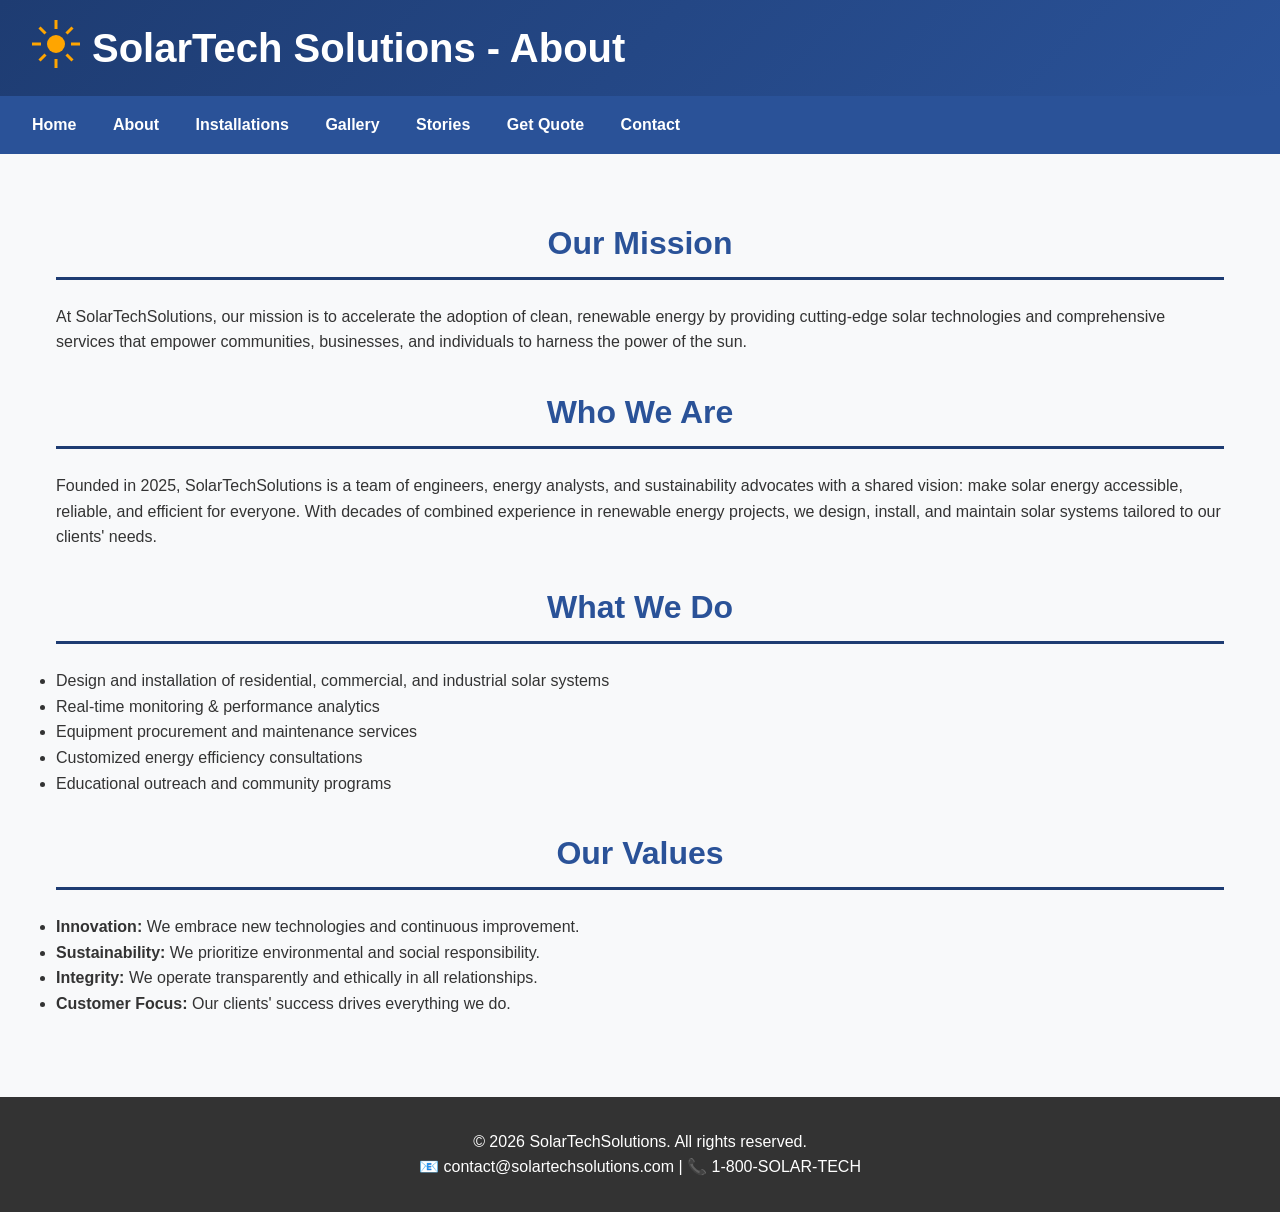
<file: about.html>
<!DOCTYPE html>
<html lang="en">
<head>
    <meta charset="UTF-8">
    <meta name="viewport" content="width=device-width, initial-scale=1.0">
    <title>About Us - SolarTechSolutions</title>
    <link rel="stylesheet" href="styles.css">
</head>
<body>
    <header>
        <div style="display:flex;align-items:center;gap:12px;">
            <div class="logo">
                <svg class="logo-svg" viewBox="0 0 64 64" xmlns="http://www.w3.org/2000/svg">
                    <circle cx="32" cy="32" r="12" fill="#FFA500"/>
                    <g stroke="#FFA500" stroke-width="4">
                        <line x1="32" y1="0" x2="32" y2="12"/>
                        <line x1="32" y1="52" x2="32" y2="64"/>
                        <line x1="0" y1="32" x2="12" y2="32"/>
                        <line x1="52" y1="32" x2="64" y2="32"/>
                        <line x1="10" y1="10" x2="18" y2="18"/>
                        <line x1="46" y1="46" x2="54" y2="54"/>
                        <line x1="10" y1="54" x2="18" y2="46"/>
                        <line x1="46" y1="18" x2="54" y2="10"/>
                    </g>
                </svg>
            </div>
            <h1 style="margin:0;">SolarTech Solutions - About</h1>
        </div>
    </header>
    <nav class="top-nav">
        <a href="index.html">Home</a>
        <a href="about.html">About</a>
        <a href="installations.html">Installations</a>
        <a href="gallery.html">Gallery</a>
        <a href="stories.html">Stories</a>
        <a href="quote.html">Get Quote</a>
        <a href="contact.html">Contact</a>
    </nav>
    <main>
        <section>
            <h2 class="section-title">Our Mission</h2>
            <p>
                At SolarTechSolutions, our mission is to accelerate the adoption of clean, renewable energy by providing
                cutting-edge solar technologies and comprehensive services that empower communities, businesses, and
                individuals to harness the power of the sun.
            </p>
        </section>
        <section>
            <h2 class="section-title">Who We Are</h2>
            <p>
                Founded in 2025, SolarTechSolutions is a team of engineers, energy analysts, and sustainability advocates
                with a shared vision: make solar energy accessible, reliable, and efficient for everyone. With decades of
                combined experience in renewable energy projects, we design, install, and maintain solar systems tailored
                to our clients' needs.
            </p>
        </section>
        <section>
            <h2 class="section-title">What We Do</h2>
            <ul>
                <li>Design and installation of residential, commercial, and industrial solar systems</li>
                <li>Real-time monitoring & performance analytics</li>
                <li>Equipment procurement and maintenance services</li>
                <li>Customized energy efficiency consultations</li>
                <li>Educational outreach and community programs</li>
            </ul>
        </section>
        <section>
            <h2 class="section-title">Our Values</h2>
            <ul>
                <li><strong>Innovation:</strong> We embrace new technologies and continuous improvement.</li>
                <li><strong>Sustainability:</strong> We prioritize environmental and social responsibility.</li>
                <li><strong>Integrity:</strong> We operate transparently and ethically in all relationships.</li>
                <li><strong>Customer Focus:</strong> Our clients' success drives everything we do.</li>
            </ul>
        </section>
    </main>
    <footer>
        <p>&copy; 2026 SolarTechSolutions. All rights reserved.</p>
        <p>📧 contact@solartechsolutions.com | 📞 1-800-SOLAR-TECH</p>
    </footer>
</body>
</html>
</file>
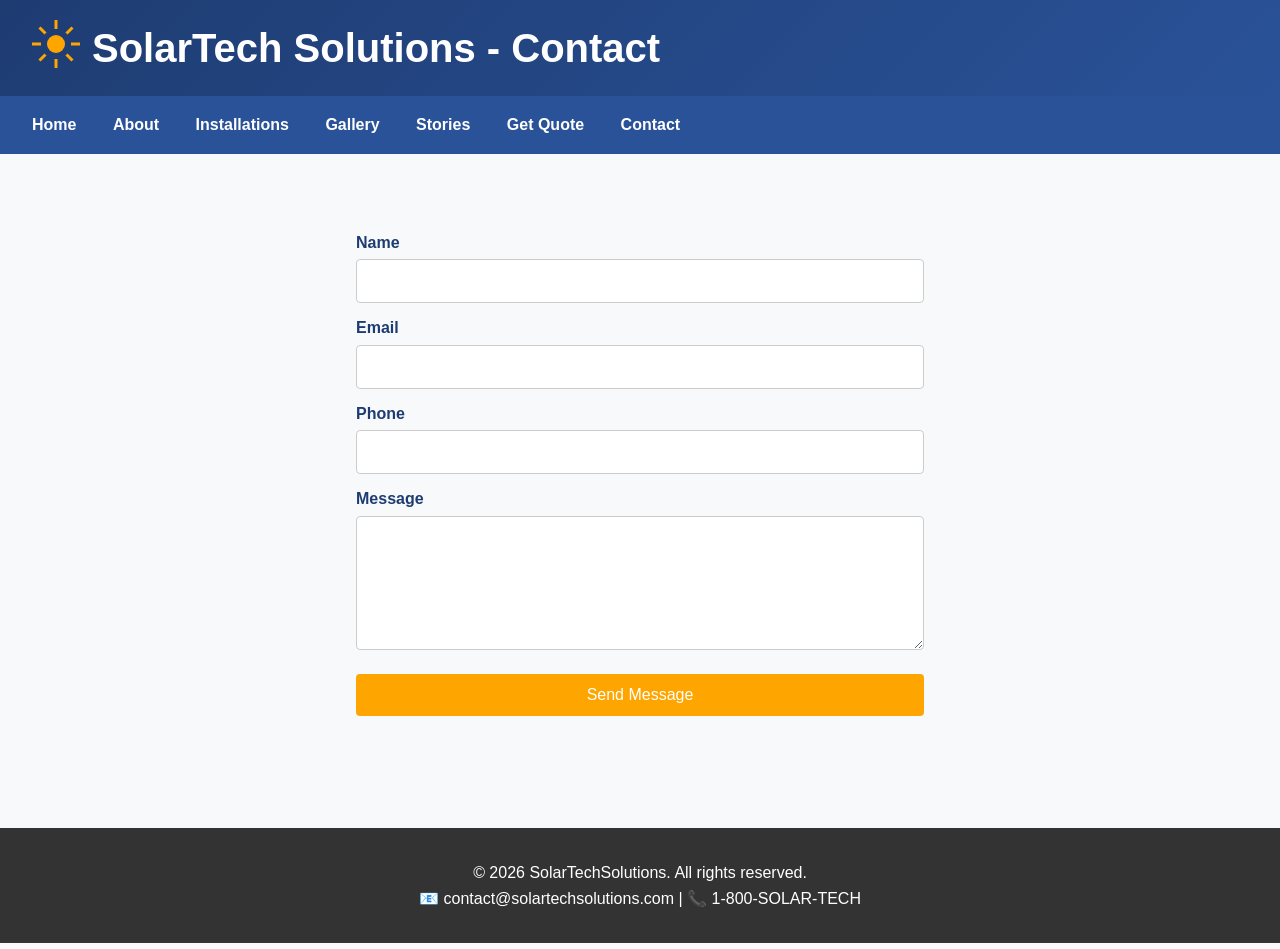
<file: contact.html>
<!DOCTYPE html>
<html lang="en">
<head>
    <meta charset="UTF-8">
    <meta name="viewport" content="width=device-width, initial-scale=1.0">
    <title>Contact Us - SolarTechSolutions</title>
    <link rel="stylesheet" href="styles.css">
</head>
<body>
    <header>
        <div style="display:flex;align-items:center;gap:12px;">
            <div class="logo">
                <svg class="logo-svg" viewBox="0 0 64 64" xmlns="http://www.w3.org/2000/svg">
                    <circle cx="32" cy="32" r="12" fill="#FFA500"/>
                    <g stroke="#FFA500" stroke-width="4">
                        <line x1="32" y1="0" x2="32" y2="12"/>
                        <line x1="32" y1="52" x2="32" y2="64"/>
                        <line x1="0" y1="32" x2="12" y2="32"/>
                        <line x1="52" y1="32" x2="64" y2="32"/>
                        <line x1="10" y1="10" x2="18" y2="18"/>
                        <line x1="46" y1="46" x2="54" y2="54"/>
                        <line x1="10" y1="54" x2="18" y2="46"/>
                        <line x1="46" y1="18" x2="54" y2="10"/>
                    </g>
                </svg>
            </div>
            <h1 style="margin:0;">SolarTech Solutions - Contact</h1>
        </div>
    </header>
    <nav class="top-nav">
        <a href="index.html">Home</a>
        <a href="about.html">About</a>
        <a href="installations.html">Installations</a>
        <a href="gallery.html">Gallery</a>
        <a href="stories.html">Stories</a>
        <a href="quote.html">Get Quote</a>
        <a href="contact.html">Contact</a>
    </nav>
    <main>
        <form action="#" method="post">
            <label for="name">Name</label>
            <input type="text" id="name" name="name" required>

            <label for="email">Email</label>
            <input type="email" id="email" name="email" required>

            <label for="phone">Phone</label>
            <input type="tel" id="phone" name="phone">

            <label for="message">Message</label>
            <textarea id="message" name="message" rows="6" required></textarea>

            <button type="submit" class="btn-submit">Send Message</button>
        </form>
    </main>
    <footer>
        <p>&copy; 2026 SolarTechSolutions. All rights reserved.</p>
        <p>📧 contact@solartechsolutions.com | 📞 1-800-SOLAR-TECH</p>
    </footer>
</body>
</html>
</file>
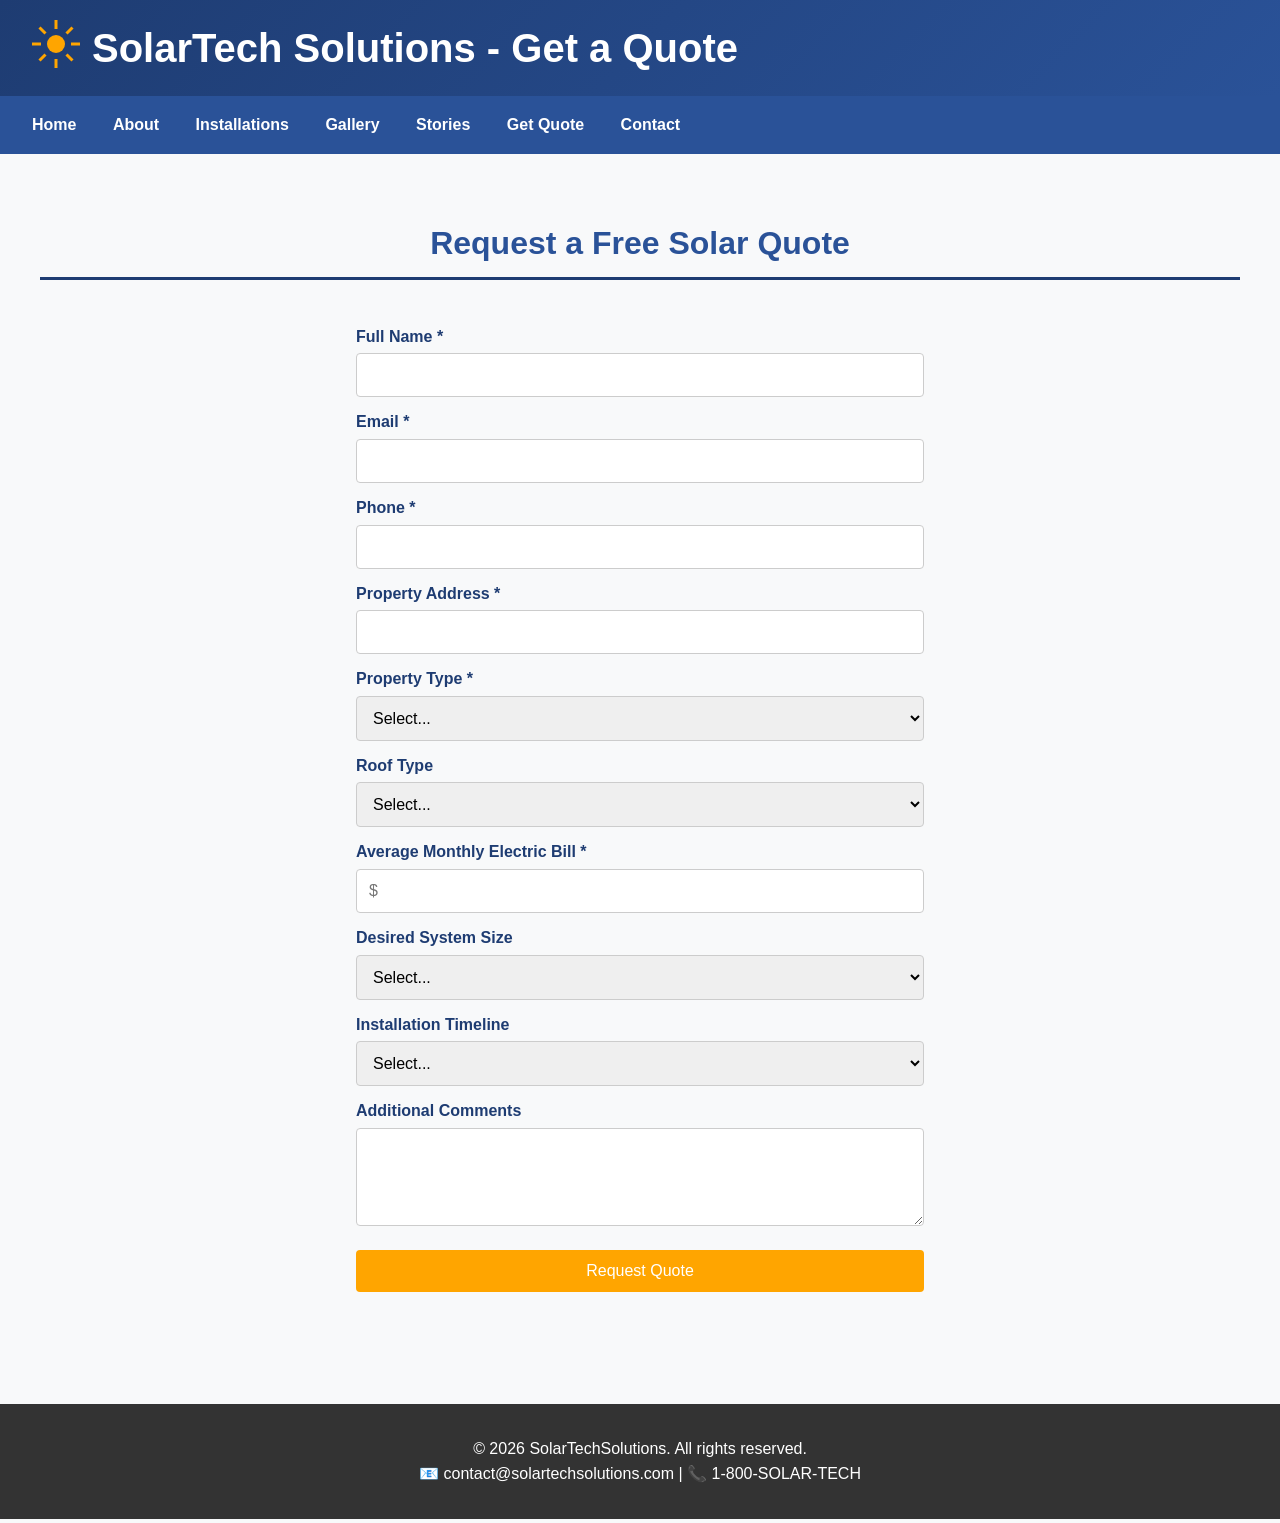
<file: quote.html>
<!DOCTYPE html>
<html lang="en">
<head>
    <meta charset="UTF-8">
    <meta name="viewport" content="width=device-width, initial-scale=1.0">
    <title>Get a Quote - SolarTechSolutions</title>
    <link rel="stylesheet" href="styles.css">
</head>
<body>
    <header>
        <div style="display:flex;align-items:center;gap:12px;">
            <div class="logo">
                <svg class="logo-svg" viewBox="0 0 64 64" xmlns="http://www.w3.org/2000/svg">
                    <circle cx="32" cy="32" r="12" fill="#FFA500"/>
                    <g stroke="#FFA500" stroke-width="4">
                        <line x1="32" y1="0" x2="32" y2="12"/>
                        <line x1="32" y1="52" x2="32" y2="64"/>
                        <line x1="0" y1="32" x2="12" y2="32"/>
                        <line x1="52" y1="32" x2="64" y2="32"/>
                        <line x1="10" y1="10" x2="18" y2="18"/>
                        <line x1="46" y1="46" x2="54" y2="54"/>
                        <line x1="10" y1="54" x2="18" y2="46"/>
                        <line x1="46" y1="18" x2="54" y2="10"/>
                    </g>
                </svg>
            </div>
            <h1 style="margin:0;">SolarTech Solutions - Get a Quote</h1>
        </div>
    </header>
    <nav class="top-nav">
        <a href="index.html">Home</a>
        <a href="about.html">About</a>
        <a href="installations.html">Installations</a>
        <a href="gallery.html">Gallery</a>
        <a href="stories.html">Stories</a>
        <a href="quote.html">Get Quote</a>
        <a href="contact.html">Contact</a>
    </nav>
    <main>
        <h2 class="section-title">Request a Free Solar Quote</h2>
        <form action="#" method="post">
            <label for="name">Full Name *</label>
            <input type="text" id="name" name="name" required>

            <label for="email">Email *</label>
            <input type="email" id="email" name="email" required>

            <label for="phone">Phone *</label>
            <input type="tel" id="phone" name="phone" required>

            <label for="address">Property Address *</label>
            <input type="text" id="address" name="address" required>

            <label for="property-type">Property Type *</label>
            <select id="property-type" name="property-type" required>
                <option value="">Select...</option>
                <option value="residential">Residential</option>
                <option value="commercial">Commercial</option>
                <option value="industrial">Industrial</option>
            </select>

            <label for="roof-type">Roof Type</label>
            <select id="roof-type" name="roof-type">
                <option value="">Select...</option>
                <option value="asphalt">Asphalt Shingle</option>
                <option value="metal">Metal</option>
                <option value="tile">Tile</option>
                <option value="flat">Flat</option>
                <option value="other">Other</option>
            </select>

            <label for="monthly-bill">Average Monthly Electric Bill *</label>
            <input type="text" id="monthly-bill" name="monthly-bill" placeholder="$" required>

            <label for="system-size">Desired System Size</label>
            <select id="system-size" name="system-size">
                <option value="">Select...</option>
                <option value="small">Small (3-5 kW)</option>
                <option value="medium">Medium (6-10 kW)</option>
                <option value="large">Large (11-20 kW)</option>
                <option value="xlarge">Extra Large (20+ kW)</option>
            </select>

            <label for="timeline">Installation Timeline</label>
            <select id="timeline" name="timeline">
                <option value="">Select...</option>
                <option value="asap">As soon as possible</option>
                <option value="1-3months">1-3 months</option>
                <option value="3-6months">3-6 months</option>
                <option value="6+months">6+ months</option>
            </select>

            <label for="comments">Additional Comments</label>
            <textarea id="comments" name="comments" rows="4"></textarea>

            <button type="submit" class="btn-submit">Request Quote</button>
        </form>
    </main>
    <footer>
        <p>&copy; 2026 SolarTechSolutions. All rights reserved.</p>
        <p>📧 contact@solartechsolutions.com | 📞 1-800-SOLAR-TECH</p>
    </footer>
</body>
</html>
</file>
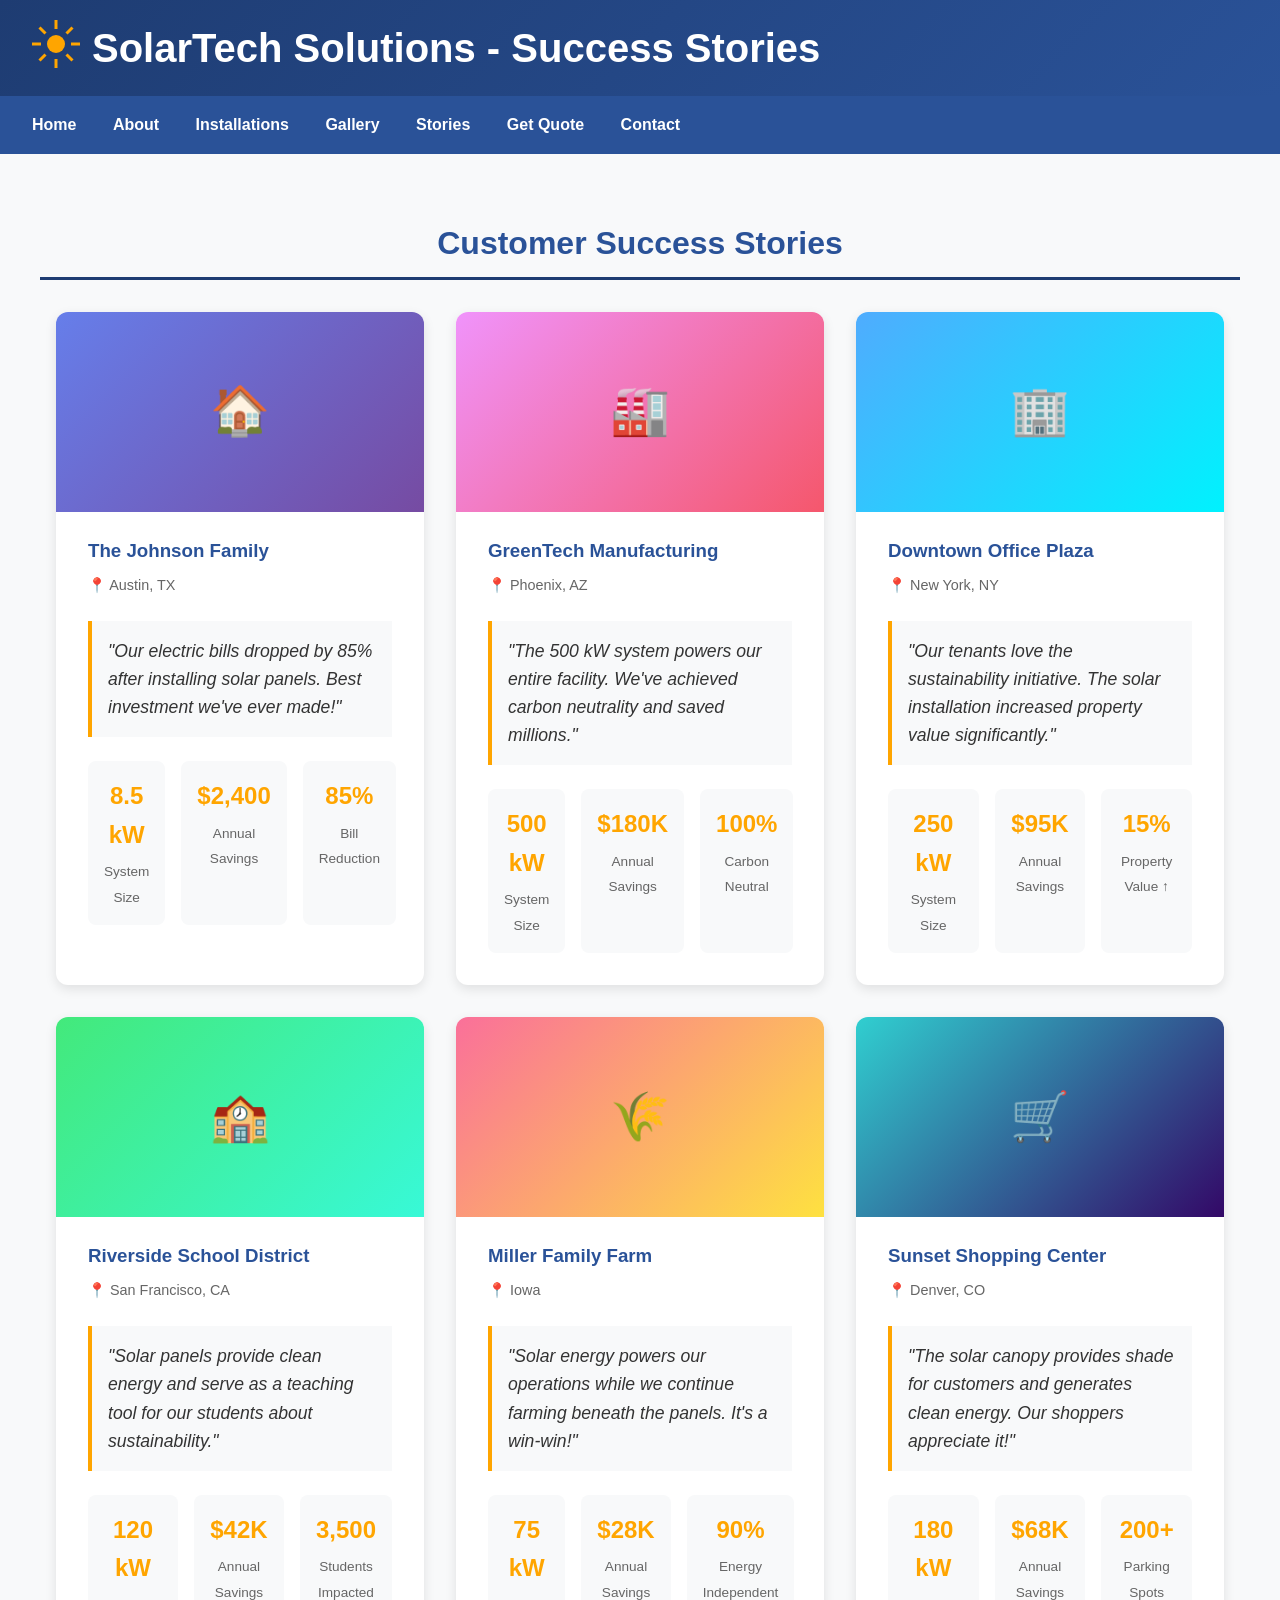
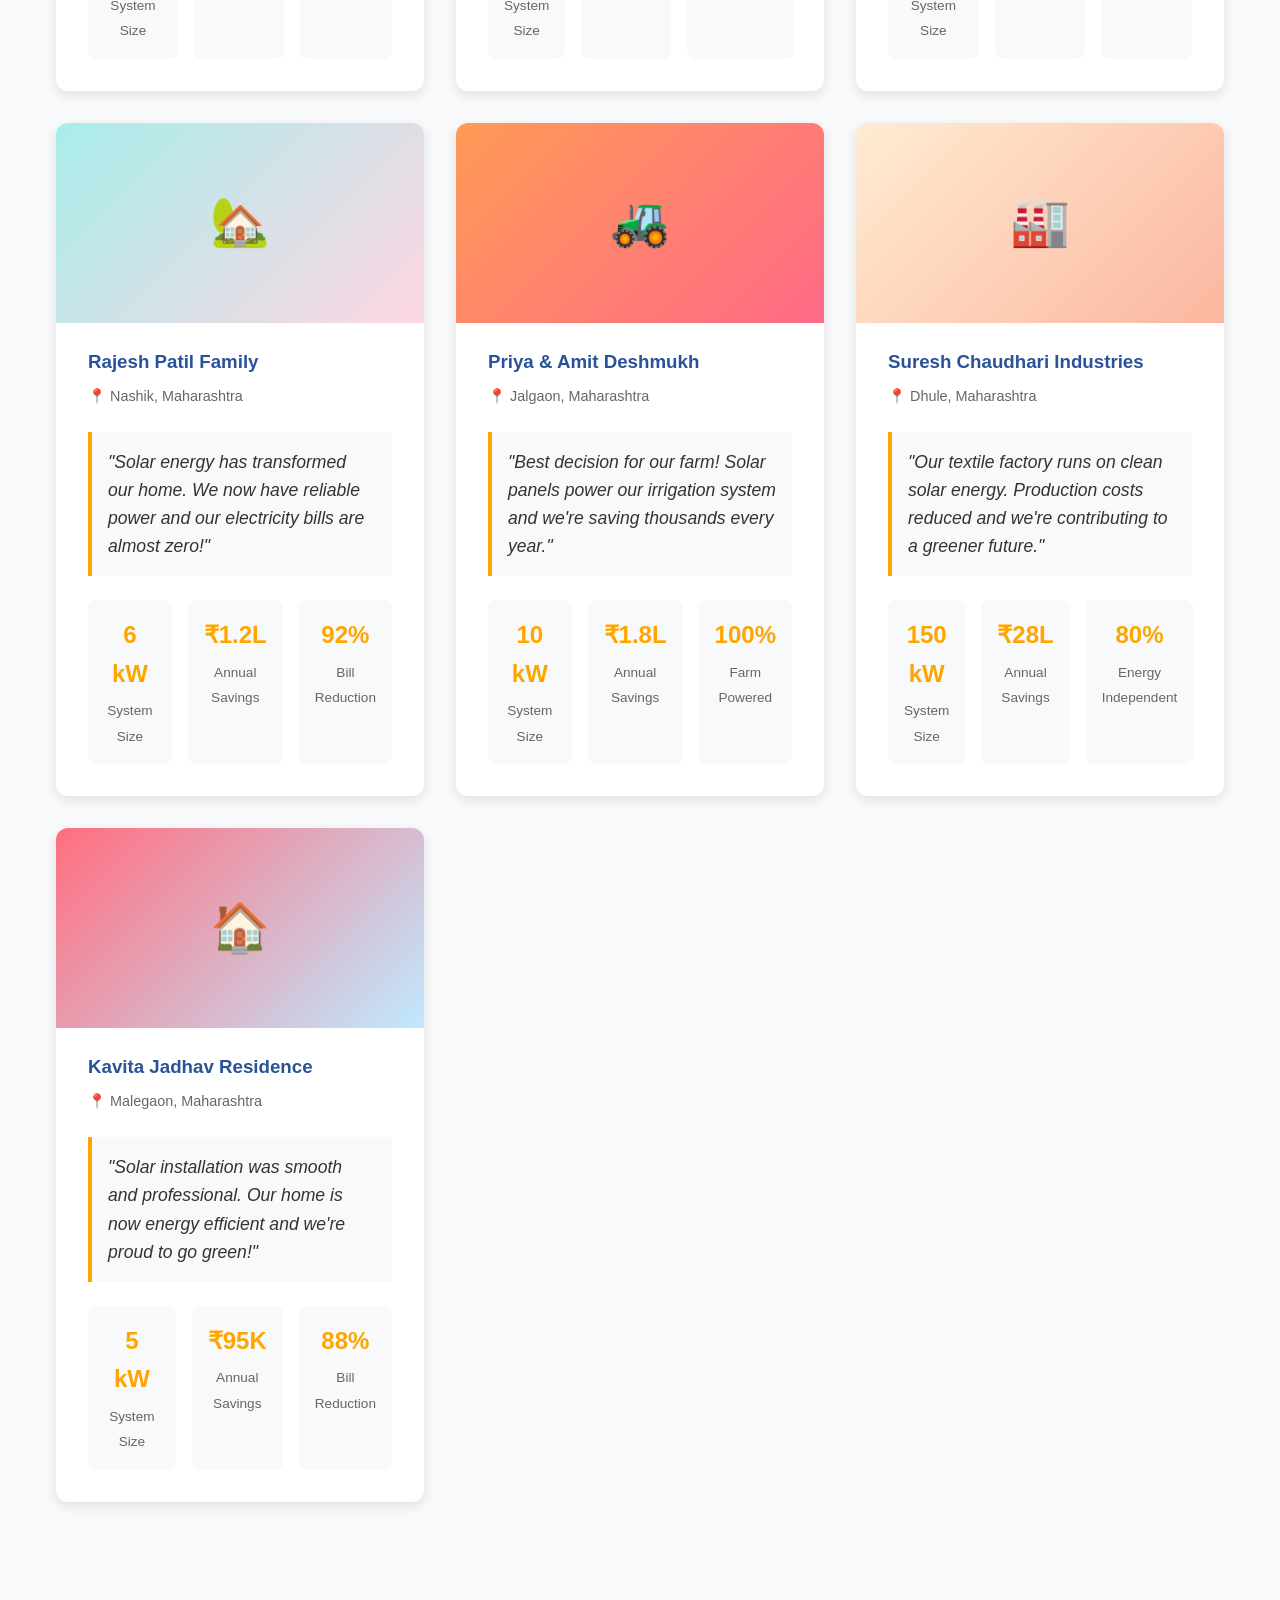
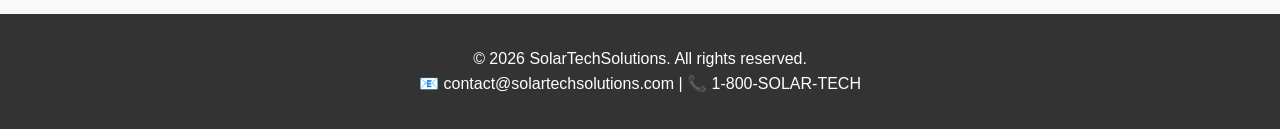
<file: stories.html>
<!DOCTYPE html>
<html lang="en">
<head>
    <meta charset="UTF-8">
    <meta name="viewport" content="width=device-width, initial-scale=1.0">
    <title>Success Stories - SolarTechSolutions</title>
    <link rel="stylesheet" href="styles.css">
</head>
<body>
    <header>
        <div style="display:flex;align-items:center;gap:12px;">
            <div class="logo">
                <svg class="logo-svg" viewBox="0 0 64 64" xmlns="http://www.w3.org/2000/svg">
                    <circle cx="32" cy="32" r="12" fill="#FFA500"/>
                    <g stroke="#FFA500" stroke-width="4">
                        <line x1="32" y1="0" x2="32" y2="12"/>
                        <line x1="32" y1="52" x2="32" y2="64"/>
                        <line x1="0" y1="32" x2="12" y2="32"/>
                        <line x1="52" y1="32" x2="64" y2="32"/>
                        <line x1="10" y1="10" x2="18" y2="18"/>
                        <line x1="46" y1="46" x2="54" y2="54"/>
                        <line x1="10" y1="54" x2="18" y2="46"/>
                        <line x1="46" y1="18" x2="54" y2="10"/>
                    </g>
                </svg>
            </div>
            <h1 style="margin:0;">SolarTech Solutions - Success Stories</h1>
        </div>
    </header>
    <nav class="top-nav">
        <a href="index.html">Home</a>
        <a href="about.html">About</a>
        <a href="installations.html">Installations</a>
        <a href="gallery.html">Gallery</a>
        <a href="stories.html">Stories</a>
        <a href="quote.html">Get Quote</a>
        <a href="contact.html">Contact</a>
    </nav>
    <main>
        <h2 class="section-title">Customer Success Stories</h2>
        
        <div class="stories-grid">
            <div class="story-card">
                <div class="story-image placeholder placeholder1">🏠</div>
                <div class="story-header">
                    <h3>The Johnson Family</h3>
                    <p class="story-location">📍 Austin, TX</p>
                </div>
                <div class="story-content">
                    <p class="story-quote">"Our electric bills dropped by 85% after installing solar panels. Best investment we've ever made!"</p>
                    <div class="story-stats">
                        <div class="story-stat">
                            <strong>8.5 kW</strong>
                            <span>System Size</span>
                        </div>
                        <div class="story-stat">
                            <strong>$2,400</strong>
                            <span>Annual Savings</span>
                        </div>
                        <div class="story-stat">
                            <strong>85%</strong>
                            <span>Bill Reduction</span>
                        </div>
                    </div>
                </div>
            </div>

            <div class="story-card">
                <div class="story-image placeholder placeholder2">🏭</div>
                <div class="story-header">
                    <h3>GreenTech Manufacturing</h3>
                    <p class="story-location">📍 Phoenix, AZ</p>
                </div>
                <div class="story-content">
                    <p class="story-quote">"The 500 kW system powers our entire facility. We've achieved carbon neutrality and saved millions."</p>
                    <div class="story-stats">
                        <div class="story-stat">
                            <strong>500 kW</strong>
                            <span>System Size</span>
                        </div>
                        <div class="story-stat">
                            <strong>$180K</strong>
                            <span>Annual Savings</span>
                        </div>
                        <div class="story-stat">
                            <strong>100%</strong>
                            <span>Carbon Neutral</span>
                        </div>
                    </div>
                </div>
            </div>

            <div class="story-card">
                <div class="story-image placeholder placeholder3">🏢</div>
                <div class="story-header">
                    <h3>Downtown Office Plaza</h3>
                    <p class="story-location">📍 New York, NY</p>
                </div>
                <div class="story-content">
                    <p class="story-quote">"Our tenants love the sustainability initiative. The solar installation increased property value significantly."</p>
                    <div class="story-stats">
                        <div class="story-stat">
                            <strong>250 kW</strong>
                            <span>System Size</span>
                        </div>
                        <div class="story-stat">
                            <strong>$95K</strong>
                            <span>Annual Savings</span>
                        </div>
                        <div class="story-stat">
                            <strong>15%</strong>
                            <span>Property Value ↑</span>
                        </div>
                    </div>
                </div>
            </div>

            <div class="story-card">
                <div class="story-image placeholder placeholder4">🏫</div>
                <div class="story-header">
                    <h3>Riverside School District</h3>
                    <p class="story-location">📍 San Francisco, CA</p>
                </div>
                <div class="story-content">
                    <p class="story-quote">"Solar panels provide clean energy and serve as a teaching tool for our students about sustainability."</p>
                    <div class="story-stats">
                        <div class="story-stat">
                            <strong>120 kW</strong>
                            <span>System Size</span>
                        </div>
                        <div class="story-stat">
                            <strong>$42K</strong>
                            <span>Annual Savings</span>
                        </div>
                        <div class="story-stat">
                            <strong>3,500</strong>
                            <span>Students Impacted</span>
                        </div>
                    </div>
                </div>
            </div>

            <div class="story-card">
                <div class="story-image placeholder placeholder5">🌾</div>
                <div class="story-header">
                    <h3>Miller Family Farm</h3>
                    <p class="story-location">📍 Iowa</p>
                </div>
                <div class="story-content">
                    <p class="story-quote">"Solar energy powers our operations while we continue farming beneath the panels. It's a win-win!"</p>
                    <div class="story-stats">
                        <div class="story-stat">
                            <strong>75 kW</strong>
                            <span>System Size</span>
                        </div>
                        <div class="story-stat">
                            <strong>$28K</strong>
                            <span>Annual Savings</span>
                        </div>
                        <div class="story-stat">
                            <strong>90%</strong>
                            <span>Energy Independent</span>
                        </div>
                    </div>
                </div>
            </div>

            <div class="story-card">
                <div class="story-image placeholder placeholder6">🛒</div>
                <div class="story-header">
                    <h3>Sunset Shopping Center</h3>
                    <p class="story-location">📍 Denver, CO</p>
                </div>
                <div class="story-content">
                    <p class="story-quote">"The solar canopy provides shade for customers and generates clean energy. Our shoppers appreciate it!"</p>
                    <div class="story-stats">
                        <div class="story-stat">
                            <strong>180 kW</strong>
                            <span>System Size</span>
                        </div>
                        <div class="story-stat">
                            <strong>$68K</strong>
                            <span>Annual Savings</span>
                        </div>
                        <div class="story-stat">
                            <strong>200+</strong>
                            <span>Parking Spots</span>
                        </div>
                    </div>
                </div>
            </div>

            <div class="story-card">
                <div class="story-image placeholder placeholder7">🏡</div>
                <div class="story-header">
                    <h3>Rajesh Patil Family</h3>
                    <p class="story-location">📍 Nashik, Maharashtra</p>
                </div>
                <div class="story-content">
                    <p class="story-quote">"Solar energy has transformed our home. We now have reliable power and our electricity bills are almost zero!"</p>
                    <div class="story-stats">
                        <div class="story-stat">
                            <strong>6 kW</strong>
                            <span>System Size</span>
                        </div>
                        <div class="story-stat">
                            <strong>₹1.2L</strong>
                            <span>Annual Savings</span>
                        </div>
                        <div class="story-stat">
                            <strong>92%</strong>
                            <span>Bill Reduction</span>
                        </div>
                    </div>
                </div>
            </div>

            <div class="story-card">
                <div class="story-image placeholder placeholder8">🚜</div>
                <div class="story-header">
                    <h3>Priya & Amit Deshmukh</h3>
                    <p class="story-location">📍 Jalgaon, Maharashtra</p>
                </div>
                <div class="story-content">
                    <p class="story-quote">"Best decision for our farm! Solar panels power our irrigation system and we're saving thousands every year."</p>
                    <div class="story-stats">
                        <div class="story-stat">
                            <strong>10 kW</strong>
                            <span>System Size</span>
                        </div>
                        <div class="story-stat">
                            <strong>₹1.8L</strong>
                            <span>Annual Savings</span>
                        </div>
                        <div class="story-stat">
                            <strong>100%</strong>
                            <span>Farm Powered</span>
                        </div>
                    </div>
                </div>
            </div>

            <div class="story-card">
                <div class="story-image placeholder placeholder9">🏭</div>
                <div class="story-header">
                    <h3>Suresh Chaudhari Industries</h3>
                    <p class="story-location">📍 Dhule, Maharashtra</p>
                </div>
                <div class="story-content">
                    <p class="story-quote">"Our textile factory runs on clean solar energy. Production costs reduced and we're contributing to a greener future."</p>
                    <div class="story-stats">
                        <div class="story-stat">
                            <strong>150 kW</strong>
                            <span>System Size</span>
                        </div>
                        <div class="story-stat">
                            <strong>₹28L</strong>
                            <span>Annual Savings</span>
                        </div>
                        <div class="story-stat">
                            <strong>80%</strong>
                            <span>Energy Independent</span>
                        </div>
                    </div>
                </div>
            </div>

            <div class="story-card">
                <div class="story-image placeholder placeholder10">🏠</div>
                <div class="story-header">
                    <h3>Kavita Jadhav Residence</h3>
                    <p class="story-location">📍 Malegaon, Maharashtra</p>
                </div>
                <div class="story-content">
                    <p class="story-quote">"Solar installation was smooth and professional. Our home is now energy efficient and we're proud to go green!"</p>
                    <div class="story-stats">
                        <div class="story-stat">
                            <strong>5 kW</strong>
                            <span>System Size</span>
                        </div>
                        <div class="story-stat">
                            <strong>₹95K</strong>
                            <span>Annual Savings</span>
                        </div>
                        <div class="story-stat">
                            <strong>88%</strong>
                            <span>Bill Reduction</span>
                        </div>
                    </div>
                </div>
            </div>
        </div>
    </main>
    <footer>
        <p>&copy; 2026 SolarTechSolutions. All rights reserved.</p>
        <p>📧 contact@solartechsolutions.com | 📞 1-800-SOLAR-TECH</p>
    </footer>
</body>
</html>
</file>
<file: styles.css>
/* ===========================
   GLOBAL STYLES
   =========================== */

* {
    margin: 0;
    padding: 0;
    box-sizing: border-box;
}
 
body {
    font-family: 'Segoe UI', Tahoma, Geneva, Verdana, sans-serif;
    line-height: 1.6;
    color: #333;
    background: #f8f9fa;
    display: flex;
    flex-direction: column;
    min-height: 100vh;
}

/* ===========================
   HEADER & NAVIGATION
   =========================== */

header {
    background: linear-gradient(135deg, #1e3c72 0%, #2a5298 100%);
    color: white;
    padding: 1rem 2rem;
    display: flex;
    align-items: center;
    justify-content: space-between;
}

header h1 {
    font-size: 2.5rem;
    margin-bottom: 0.5rem;
}

header p {
    font-size: 1.1rem;
    opacity: 0.9;
}

.logo-svg {
    width: 48px;
    height: 48px;
    cursor: pointer;
    transition: transform 0.5s;
}

.logo-svg:hover {
    transform: rotate(360deg);
}

.logo-container {
    display: flex;
    align-items: center;
    gap: 12px;
}

nav {
    background: #2a5298;
    padding: 1rem 2rem;
    position: sticky;
    top: 0;
    z-index: 100;
}

nav a {
    display: inline-block;
    margin-right: 2rem;
}

.top-nav ul {
    list-style: none;
    display: flex;
    gap: 1.25rem;
    margin: 0;
    padding: 0;
}

.top-nav a {
    color: white;
    text-decoration: none;
    font-weight: 600;
}

.top-nav a:hover {
    color: #ffd07a;
}

/* ===========================
   MAIN CONTENT
   =========================== */

main {
    width: 100%;
    margin: 0;
    padding: 2rem 0;
    flex: 1;
}

main > * {
    max-width: 1200px;
    margin-left: auto;
    margin-right: auto;
    padding-left: 1rem;
    padding-right: 1rem;
}

.hero {
    background: #f4f4f4;
    padding: 3rem 2rem;
    border-radius: 8px;
    margin: 0 auto 2rem;
    text-align: center;
    max-width: 1200px;
}

.hero h2 {
    font-size: 2rem;
    color: #1e3c72;
    margin-bottom: 1rem;
}

.section-title {
    font-size: 2rem;
    color: #2a5298;
    margin: 2rem auto 1.5rem;
    border-bottom: 3px solid #1e3c72;
    padding-bottom: 0.5rem;
    max-width: 1200px;
    text-align: center;
}

/* ===========================
   CARDS & FEATURES
   =========================== */

.features {
    display: grid;
    grid-template-columns: repeat(auto-fit, minmax(300px, 1fr));
    gap: 2rem;
    margin: 2rem auto;
    max-width: 1200px;
}

.feature-card {
    background: white;
    border: 1px solid #ddd;
    border-radius: 8px;
    padding: 2rem;
    text-align: center;
    box-shadow: 0 2px 8px rgba(0, 0, 0, 0.1);
    transition: transform 0.3s ease;
}

.feature-card:hover {
    transform: translateY(-5px);
}

.feature-card h3 {
    color: #2a5298;
    margin-bottom: 1rem;
}

/* ===========================
   SLIDER STYLES
   =========================== */

.slider-container {
    width: 100%;
    max-width: 100%;
    margin: 0 0 2rem 0;
    position: relative;
    background: white;
    overflow: hidden;
    box-shadow: 0 4px 12px rgba(0, 0, 0, 0.1);
}

.slider-wrapper {
    position: relative;
    width: 100%;
    height: calc(100vh - 140px);
    overflow: hidden;
}

.slide {
    display: none;
    position: absolute;
    width: 100%;
    height: 100%;
    top: 0;
    left: 0;
}

.slide.active {
    display: block;
    animation: fadeIn 0.5s;
}

@keyframes fadeIn {
    from { opacity: 0; }
    to { opacity: 1; }
}

.slide-image {
    width: 100%;
    height: 100%;
    object-fit: cover;
}

.slide-caption {
    position: absolute;
    bottom: 0;
    left: 0;
    right: 0;
    background: rgba(0, 0, 0, 0.6);
    color: white;
    padding: 1.5rem;
    text-align: center;
}

.slide-caption h3 {
    font-size: 1.5rem;
    margin-bottom: 0.5rem;
}

.prev, .next {
    display: none;
}

.dots {
    position: absolute;
    bottom: 0;
    left: 50%;
    transform: translateX(-50%);
    display: flex;
    gap: 10px;
    padding: 1rem;
    z-index: 10;
}

.dot {
    cursor: pointer;
    height: 12px;
    width: 12px;
    margin: 0 5px;
    background-color: rgba(255, 255, 255, 0.5);
    border-radius: 50%;
    transition: background-color 0.3s;
}

.dot.active {
    background-color: #2a5298;
}

/* ===========================
   INSTALLATIONS PAGE
   =========================== */

.stats {
    display: grid;
    grid-template-columns: repeat(auto-fit, minmax(200px, 1fr));
    gap: 1rem;
    margin: 2rem auto;
    max-width: 1200px;
}

.stat-box {
    background: white;
    padding: 1.5rem;
    border-radius: 8px;
    text-align: center;
    box-shadow: 0 2px 8px rgba(0, 0, 0, 0.1);
}

.stat-box .number {
    font-size: 2.5rem;
    font-weight: bold;
    color: #ffa500;
}

.stat-box .label {
    color: #666;
    margin-top: 0.5rem;
}

.projects-grid {
    display: grid;
    grid-template-columns: repeat(auto-fill, minmax(300px, 1fr));
    gap: 2rem;
    margin: 2rem auto;
    max-width: 1200px;
}

.project-card {
    background: white;
    border-radius: 12px;
    overflow: hidden;
    box-shadow: 0 4px 12px rgba(0, 0, 0, 0.1);
    transition: transform 0.3s ease, box-shadow 0.3s ease;
}

.project-card:hover {
    transform: translateY(-8px);
    box-shadow: 0 8px 20px rgba(255, 140, 0, 0.2);
}

.project-image {
    height: 250px;
    background: linear-gradient(135deg, #ffa500 0%, #ff8c00 100%);
    display: flex;
    align-items: center;
    justify-content: center;
    color: white;
    font-size: 3rem;
    position: relative;
    overflow: hidden;
}

.project-content {
    padding: 1.5rem;
}

.project-content h3 {
    color: #ff8c00;
    font-size: 1.5rem;
    margin-bottom: 0.5rem;
}

.project-location {
    color: #666;
    font-size: 0.9rem;
    margin-bottom: 1rem;
    display: flex;
    align-items: center;
    gap: 0.5rem;
}

.project-specs {
    background: #f8f9fa;
    padding: 1rem;
    border-radius: 8px;
    margin: 1rem 0;
}

.spec {
    display: flex;
    justify-content: space-between;
    margin-bottom: 0.5rem;
    font-size: 0.95rem;
}

.spec label {
    font-weight: 600;
    color: #333;
}

.spec value {
    color: #ffa500;
    font-weight: 500;
}

.project-description {
    color: #666;
    font-size: 0.95rem;
    margin-bottom: 1rem;
    line-height: 1.5;
}

.project-btn {
    background: linear-gradient(135deg, #ffa500 0%, #ff8c00 100%);
    color: white;
    border: none;
    padding: 0.75rem 1.5rem;
    border-radius: 6px;
    cursor: pointer;
    font-weight: 600;
    transition: transform 0.2s, box-shadow 0.2s;
    width: 100%;
}

.project-btn:hover {
    transform: scale(1.02);
    box-shadow: 0 4px 12px rgba(255, 140, 0, 0.3);
}

.before-after {
    display: grid;
    grid-template-columns: repeat(auto-fit, minmax(300px, 1fr));
    gap: 1rem;
    margin: 2rem auto;
    max-width: 1200px;
}

.before-after-box {
    background: white;
    border-radius: 8px;
    overflow: hidden;
    box-shadow: 0 4px 12px rgba(0, 0, 0, 0.1);
}

.before-after-image {
    height: 300px;
    background: linear-gradient(135deg, #888 0%, #666 100%);
    display: flex;
    align-items: center;
    justify-content: center;
    color: white;
    font-size: 4rem;
    position: relative;
}

.before-after-label {
    position: absolute;
    top: 1rem;
    left: 1rem;
    background: rgba(0, 0, 0, 0.6);
    color: white;
    padding: 0.5rem 1rem;
    border-radius: 4px;
    font-weight: 600;
}

.before-after-content {
    padding: 1.5rem;
}

.before-after-content h3 {
    color: #ff8c00;
    margin-bottom: 1rem;
}

.before-after-content ul {
    list-style: none;
    padding-left: 0;
}

.before-after-content li {
    padding: 0.5rem 0;
    padding-left: 1.5rem;
    position: relative;
    color: #666;
}

.before-after-content li::before {
    content: '✓';
    position: absolute;
    left: 0;
    color: #ffa500;
    font-weight: bold;
}

.filters {
    display: flex;
    justify-content: center;
    gap: 1rem;
    margin: 2rem auto;
    max-width: 1200px;
    flex-wrap: wrap;
}

.filter-btn {
    padding: 0.75rem 1.5rem;
    border: 2px solid #ffa500;
    background: white;
    color: #ffa500;
    border-radius: 25px;
    cursor: pointer;
    font-weight: 600;
    transition: all 0.3s;
}

.filter-btn.active,
.filter-btn:hover {
    background: #ffa500;
    color: white;
}

/* ===========================
   GALLERY PAGE
   =========================== */

.gallery-grid {
    display: grid;
    grid-template-columns: repeat(auto-fit, minmax(250px, 1fr));
    gap: 1.5rem;
}

.gallery-item {
    position: relative;
    overflow: hidden;
    border-radius: 8px;
}

.gallery-item img {
    width: 100%;
    height: auto;
    display: block;
    transition: transform 0.3s;
}

.gallery-item:hover img {
    transform: scale(1.05);
}

.gallery-caption {
    position: absolute;
    bottom: 0;
    left: 0;
    right: 0;
    background: rgba(0, 0, 0, 0.5);
    color: white;
    padding: 0.5rem;
    text-align: center;
    font-size: 0.9rem;
}

/* ===========================
   STORIES PAGE
   =========================== */

.stories-grid {
    display: grid;
    grid-template-columns: repeat(auto-fit, minmax(300px, 1fr));
    gap: 2rem;
    margin: 2rem auto;
    max-width: 1200px;
}

.story-card {
    background: white;
    border-radius: 12px;
    overflow: hidden;
    box-shadow: 0 4px 12px rgba(0, 0, 0, 0.1);
    transition: transform 0.3s ease;
}

.story-card:hover {
    transform: translateY(-5px);
}

.story-image {
    width: 100%;
    height: 200px;
    object-fit: cover;
    background: linear-gradient(135deg, #ffa500 0%, #ff8c00 100%);
    display: flex;
    align-items: center;
    justify-content: center;
    color: white;
    font-size: 3rem;
}

.story-image.placeholder {
    background-size: cover;
    background-position: center;
}

.story-image.placeholder1 { background: linear-gradient(135deg, #667eea 0%, #764ba2 100%); }
.story-image.placeholder2 { background: linear-gradient(135deg, #f093fb 0%, #f5576c 100%); }
.story-image.placeholder3 { background: linear-gradient(135deg, #4facfe 0%, #00f2fe 100%); }
.story-image.placeholder4 { background: linear-gradient(135deg, #43e97b 0%, #38f9d7 100%); }
.story-image.placeholder5 { background: linear-gradient(135deg, #fa709a 0%, #fee140 100%); }
.story-image.placeholder6 { background: linear-gradient(135deg, #30cfd0 0%, #330867 100%); }
.story-image.placeholder7 { background: linear-gradient(135deg, #a8edea 0%, #fed6e3 100%); }
.story-image.placeholder8 { background: linear-gradient(135deg, #ff9a56 0%, #ff6a88 100%); }
.story-image.placeholder9 { background: linear-gradient(135deg, #ffecd2 0%, #fcb69f 100%); }
.story-image.placeholder10 { background: linear-gradient(135deg, #ff6e7f 0%, #bfe9ff 100%); }

.story-header {
    padding: 1.5rem 2rem 0;
}

.story-header h3 {
    color: #2a5298;
    margin-bottom: 0.5rem;
}

.story-location {
    color: #666;
    font-size: 0.9rem;
    margin-bottom: 1rem;
}

.story-content {
    padding: 0 2rem 2rem;
}

.story-quote {
    font-style: italic;
    color: #333;
    font-size: 1.1rem;
    line-height: 1.6;
    margin: 1.5rem 0;
    padding: 1rem;
    background: #f8f9fa;
    border-left: 4px solid #ffa500;
}

.story-stats {
    display: grid;
    grid-template-columns: repeat(3, 1fr);
    gap: 1rem;
    margin-top: 1.5rem;
}

.story-stat {
    text-align: center;
    padding: 1rem;
    background: #f8f9fa;
    border-radius: 8px;
}

.story-stat strong {
    display: block;
    font-size: 1.5rem;
    color: #ffa500;
    margin-bottom: 0.25rem;
}

.story-stat span {
    font-size: 0.85rem;
    color: #666;
}

/* ===========================
   CONTACT PAGE
   =========================== */

label {
    margin: 0.75rem 0 0.25rem;
    font-weight: 600;
    color: #1e3c72;
}

input, textarea, select {
    padding: 0.75rem;
    border: 1px solid #ccc;
    border-radius: 4px;
    font-size: 1rem;
    width: 100%;
}

textarea {
    resize: vertical;
}

form {
    display: flex;
    flex-direction: column;
    max-width: 600px;
    margin: 2rem auto;
}

.btn-submit {
    margin-top: 1.5rem;
    background: #ffa500;
    color: white;
    border: none;
    padding: 0.75rem 1.5rem;
    border-radius: 4px;
    cursor: pointer;
    font-size: 1rem;
    transition: background 0.3s;
}

.btn-submit:hover {
    background: #ff8c00;
}

/* ===========================
   BUTTONS & COMMON
   =========================== */

button {
    background: #2a5298;
    color: white;
    border: none;
    padding: 0.75rem 1.5rem;
    border-radius: 4px;
    cursor: pointer;
    font-size: 1rem;
    transition: background 0.3s ease;
}

button:hover {
    background: #1e3c72;
}

/* ===========================
   FOOTER
   =========================== */

footer {
    background: #333;
    color: white;
    text-align: center;
    padding: 2rem 0;
    margin-top: 3rem;
}

/* ===========================
   RESPONSIVE
   =========================== */

@media (max-width: 768px) {
    .before-after {
        grid-template-columns: 1fr;
    }

    .projects-grid {
        grid-template-columns: 1fr;
    }

    .stats {
        grid-template-columns: repeat(auto-fit, minmax(150px, 1fr));
    }

    nav ul {
        flex-direction: column;
        gap: 0.5rem;
    }

    header h1 {
        font-size: 1.8rem;
    }

    nav {
        padding: 0.5rem 1rem;
    }

    nav a {
        display: block;
        margin-right: 0;
        padding: 0.5rem 0;
    }
}
</file>
